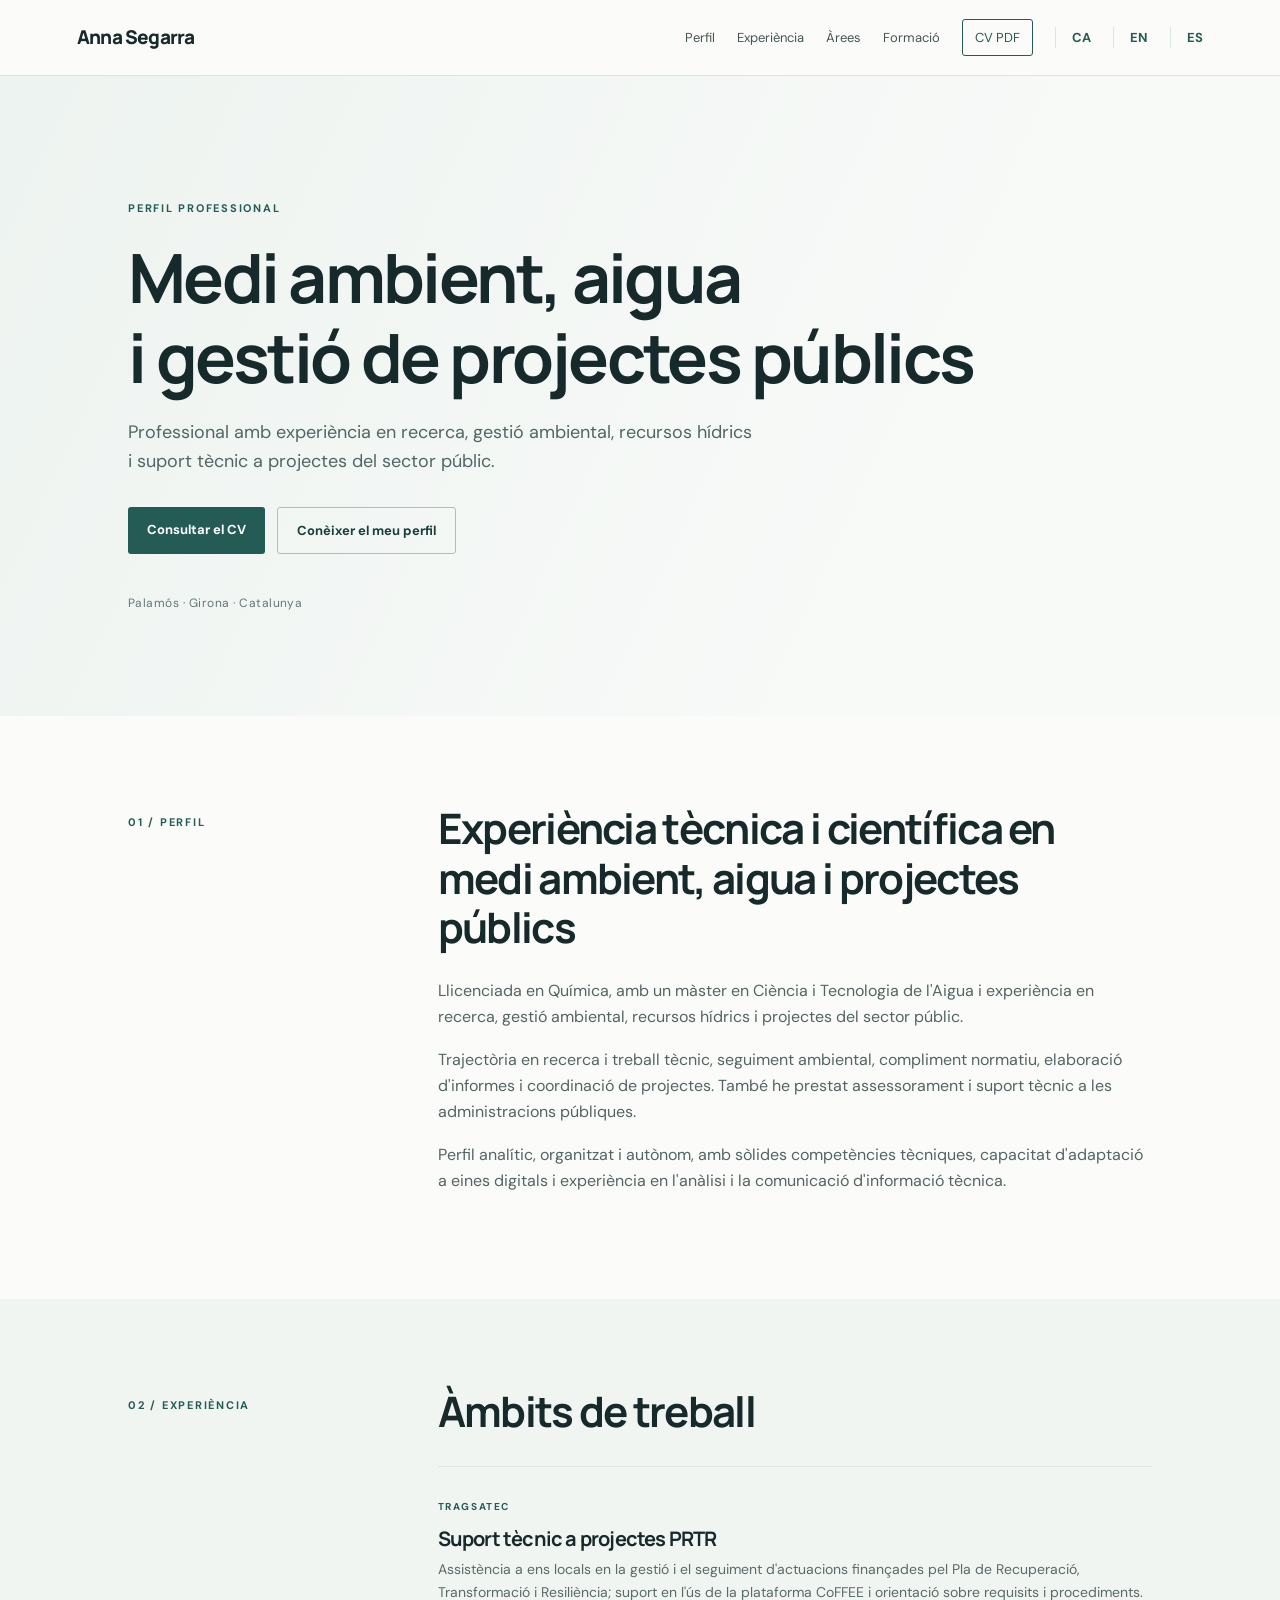
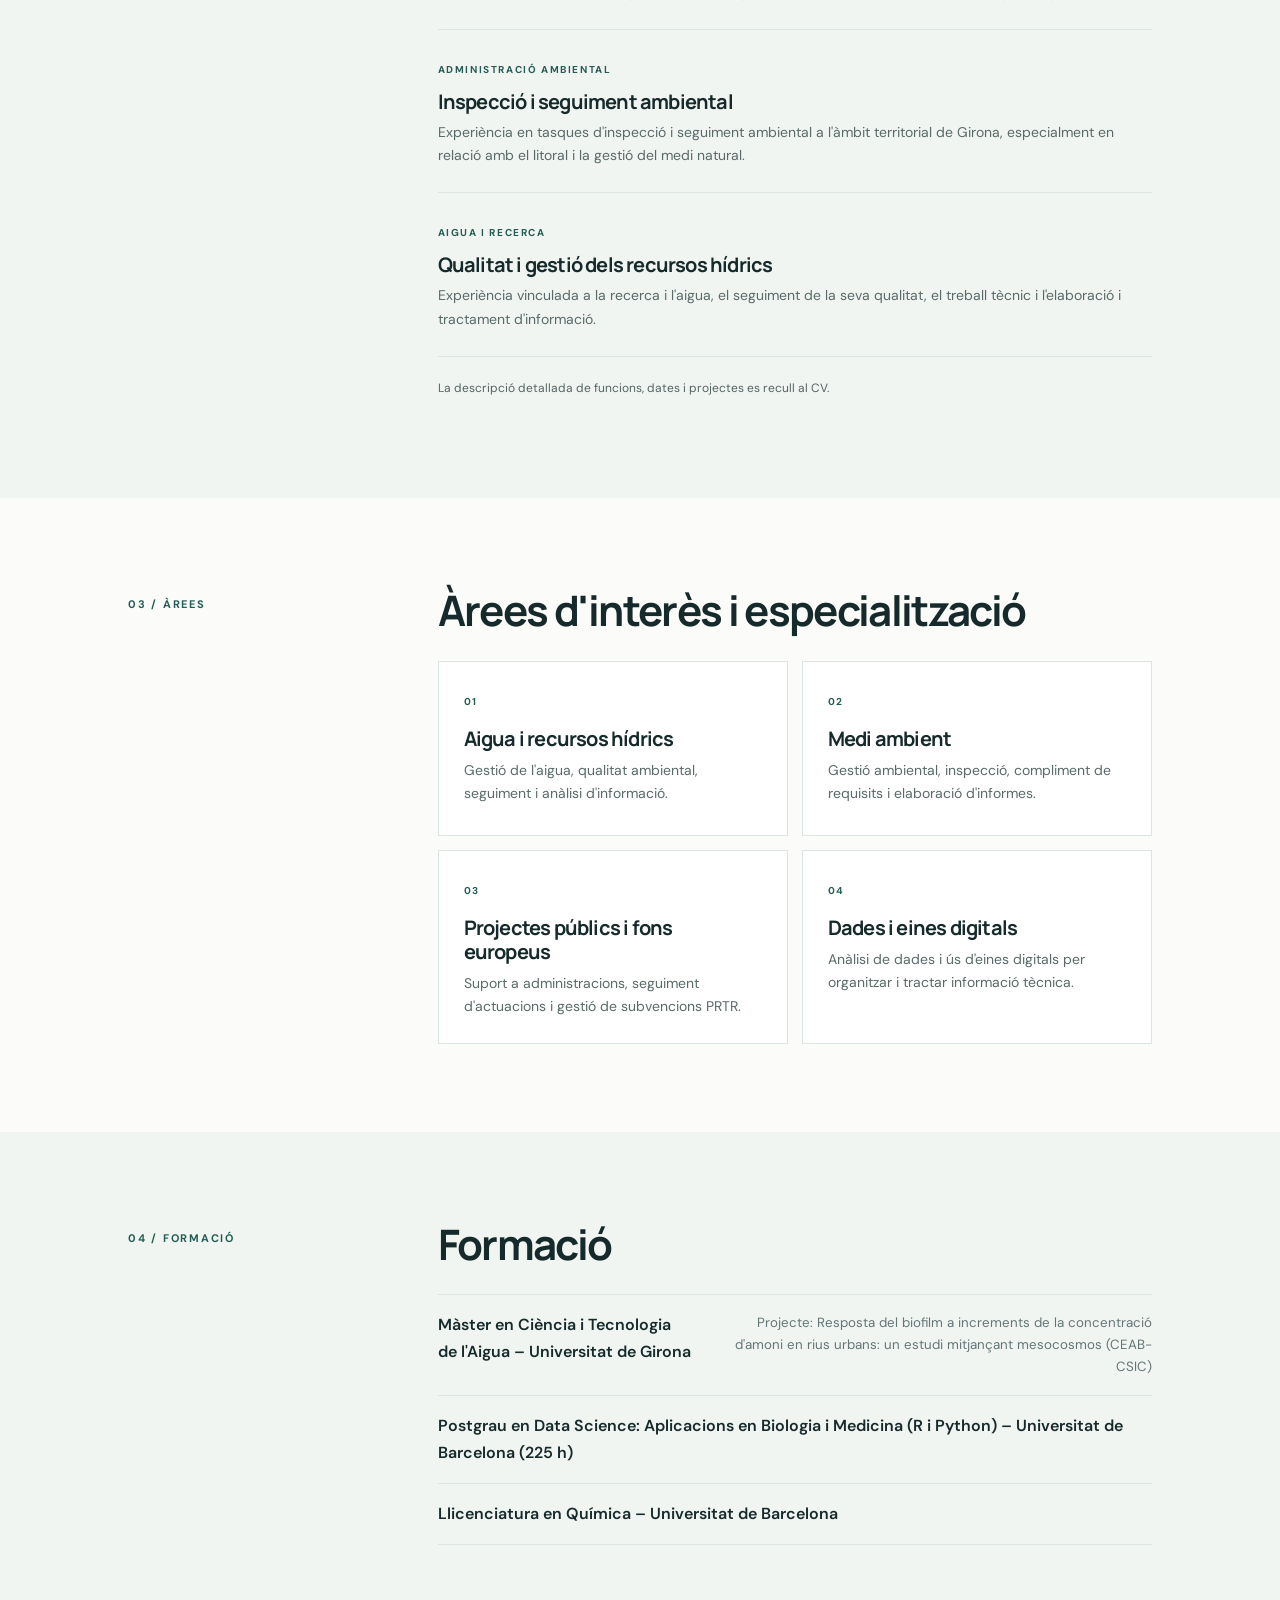
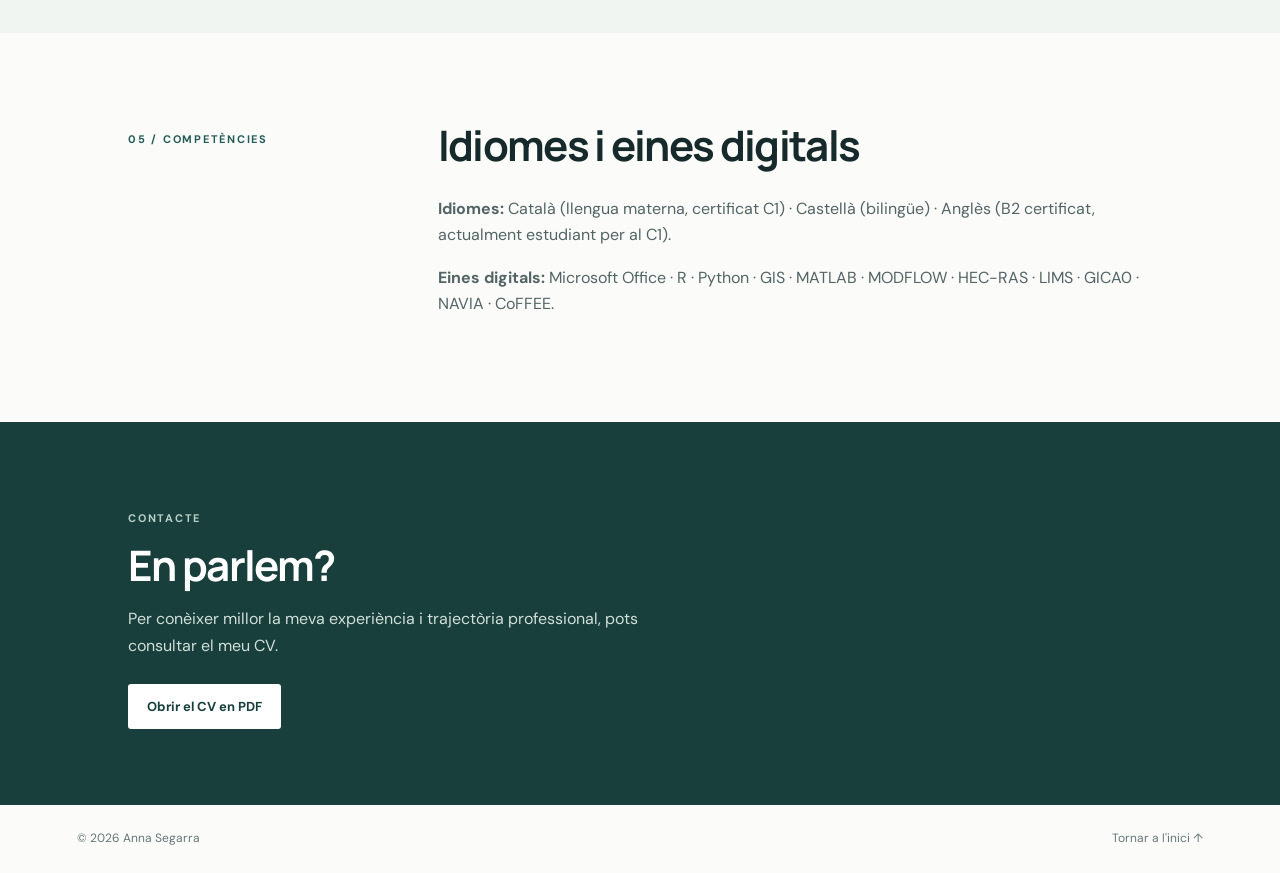
<file: index.html>
<!doctype html>
<html lang="ca">
<head>
<meta charset="utf-8">
<meta name="viewport" content="width=device-width, initial-scale=1">
<meta name="description" content="Perfil professional d'Anna Segarra: recerca, medi ambient, aigua i projectes públics.">
<title>Anna Segarra | Medi ambient, aigua i projectes públics</title>
<link rel="stylesheet" href="styles.css">
</head>
<body>
<header class="top">
<a class="brand" href="#inici">Anna Segarra</a>
<nav>
<a href="#perfil">Perfil</a>
<a href="#experiencia">Experiència</a>
<a href="#arees">Àrees</a>
<a href="#formacio">Formació</a>
<a class="nav-cta" href="SEGARRA_BOVE_ANNA_CV_public.pdf" target="_blank">CV PDF</a>
<a class="lang" href="index.html">CA</a>
<a class="lang" href="en.html">EN</a>
<a class="lang" href="es.html">ES</a>
</nav>
</header>

<main>
<section class="hero" id="inici">
<p class="eyebrow">PERFIL PROFESSIONAL</p>
<h1>Medi ambient, aigua<br>i gestió de projectes públics</h1>
<p class="intro">Professional amb experiència en recerca, gestió ambiental, recursos hídrics i suport tècnic a projectes del sector públic.</p>
<div class="hero-actions">
<a class="button primary" href="SEGARRA_BOVE_ANNA_CV_public.pdf" target="_blank">Consultar el CV</a>
<a class="button secondary" href="#perfil">Conèixer el meu perfil</a>
</div>
<p class="location">Palamós · Girona · Catalunya</p>
</section>

<section class="section" id="perfil">
<div class="section-label">01 / PERFIL</div>
<div class="section-content">
<h2>Experiència tècnica i científica en medi ambient, aigua i projectes públics</h2>
<p>Llicenciada en Química, amb un màster en Ciència i Tecnologia de l'Aigua i experiència en recerca, gestió ambiental, recursos hídrics i projectes del sector públic.</p>
<p>Trajectòria en recerca i treball tècnic, seguiment ambiental, compliment normatiu, elaboració d'informes i coordinació de projectes. També he prestat assessorament i suport tècnic a les administracions públiques.</p>
<p>Perfil analític, organitzat i autònom, amb sòlides competències tècniques, capacitat d'adaptació a eines digitals i experiència en l'anàlisi i la comunicació d'informació tècnica.</p>
</div>
</section>

<section class="section shaded" id="experiencia">
<div class="section-label">02 / EXPERIÈNCIA</div>
<div class="section-content">
<h2>Àmbits de treball</h2>
<div class="timeline">
<article>
<span class="period">TRAGSATEC</span>
<h3>Suport tècnic a projectes PRTR</h3>
<p>Assistència a ens locals en la gestió i el seguiment d'actuacions finançades pel Pla de Recuperació, Transformació i Resiliència; suport en l'ús de la plataforma CoFFEE i orientació sobre requisits i procediments.</p>
</article>
<article>
<span class="period">ADMINISTRACIÓ AMBIENTAL</span>
<h3>Inspecció i seguiment ambiental</h3>
<p>Experiència en tasques d'inspecció i seguiment ambiental a l'àmbit territorial de Girona, especialment en relació amb el litoral i la gestió del medi natural.</p>
</article>
<article>
<span class="period">AIGUA I RECERCA</span>
<h3>Qualitat i gestió dels recursos hídrics</h3>
<p>Experiència vinculada a la recerca i l'aigua, el seguiment de la seva qualitat, el treball tècnic i l'elaboració i tractament d'informació.</p>
</article>
</div>
<p class="note">La descripció detallada de funcions, dates i projectes es recull al CV.</p>
</div>
</section>

<section class="section" id="arees">
<div class="section-label">03 / ÀREES</div>
<div class="section-content">
<h2>Àrees d'interès i especialització</h2>
<div class="cards">
<article class="card">
<span class="number">01</span>
<h3>Aigua i recursos hídrics</h3>
<p>Gestió de l'aigua, qualitat ambiental, seguiment i anàlisi d'informació.</p>
</article>
<article class="card">
<span class="number">02</span>
<h3>Medi ambient</h3>
<p>Gestió ambiental, inspecció, compliment de requisits i elaboració d'informes.</p>
</article>
<article class="card">
<span class="number">03</span>
<h3>Projectes públics i fons europeus</h3>
<p>Suport a administracions, seguiment d'actuacions i gestió de subvencions PRTR.</p>
</article>
<article class="card">
<span class="number">04</span>
<h3>Dades i eines digitals</h3>
<p>Anàlisi de dades i ús d'eines digitals per organitzar i tractar informació tècnica.</p>
</article>
</div>
</div>
</section>

<section class="section shaded" id="formacio">
<div class="section-label">04 / FORMACIÓ</div>
<div class="section-content">
<h2>Formació</h2>
<ul class="education">
<li>
<span>Màster en Ciència i Tecnologia de l'Aigua – Universitat de Girona</span>
<small>Projecte: Resposta del biofilm a increments de la concentració d'amoni en rius urbans: un estudi mitjançant mesocosmos (CEAB-CSIC)</small>
</li>
<li>
<span>Postgrau en Data Science: Aplicacions en Biologia i Medicina (R i Python) – Universitat de Barcelona (225 h)</span>
</li>
<li>
<span>Llicenciatura en Química – Universitat de Barcelona</span>
</li>
</ul>
</div>
</section>

<section class="section" id="competencies">
<div class="section-label">05 / COMPETÈNCIES</div>
<div class="section-content">
<h2>Idiomes i eines digitals</h2>
<p><strong>Idiomes:</strong> Català (llengua materna, certificat C1) · Castellà (bilingüe) · Anglès (B2 certificat, actualment estudiant per al C1).</p>
<p><strong>Eines digitals:</strong> Microsoft Office · R · Python · GIS · MATLAB · MODFLOW · HEC-RAS · LIMS · GICA0 · NAVIA · CoFFEE.</p>
</div>
</section>

<section class="contact">
<p class="eyebrow">CONTACTE</p>
<h2>En parlem?</h2>
<p>Per conèixer millor la meva experiència i trajectòria professional, pots consultar el meu CV.</p>
<a class="button light" href="SEGARRA_BOVE_ANNA_CV_public.pdf" target="_blank">Obrir el CV en PDF</a>
</section>
</main>

<footer>
<span>© 2026 Anna Segarra</span>
<a href="#inici">Tornar a l'inici ↑</a>
</footer>
</body>
</html>
</file>
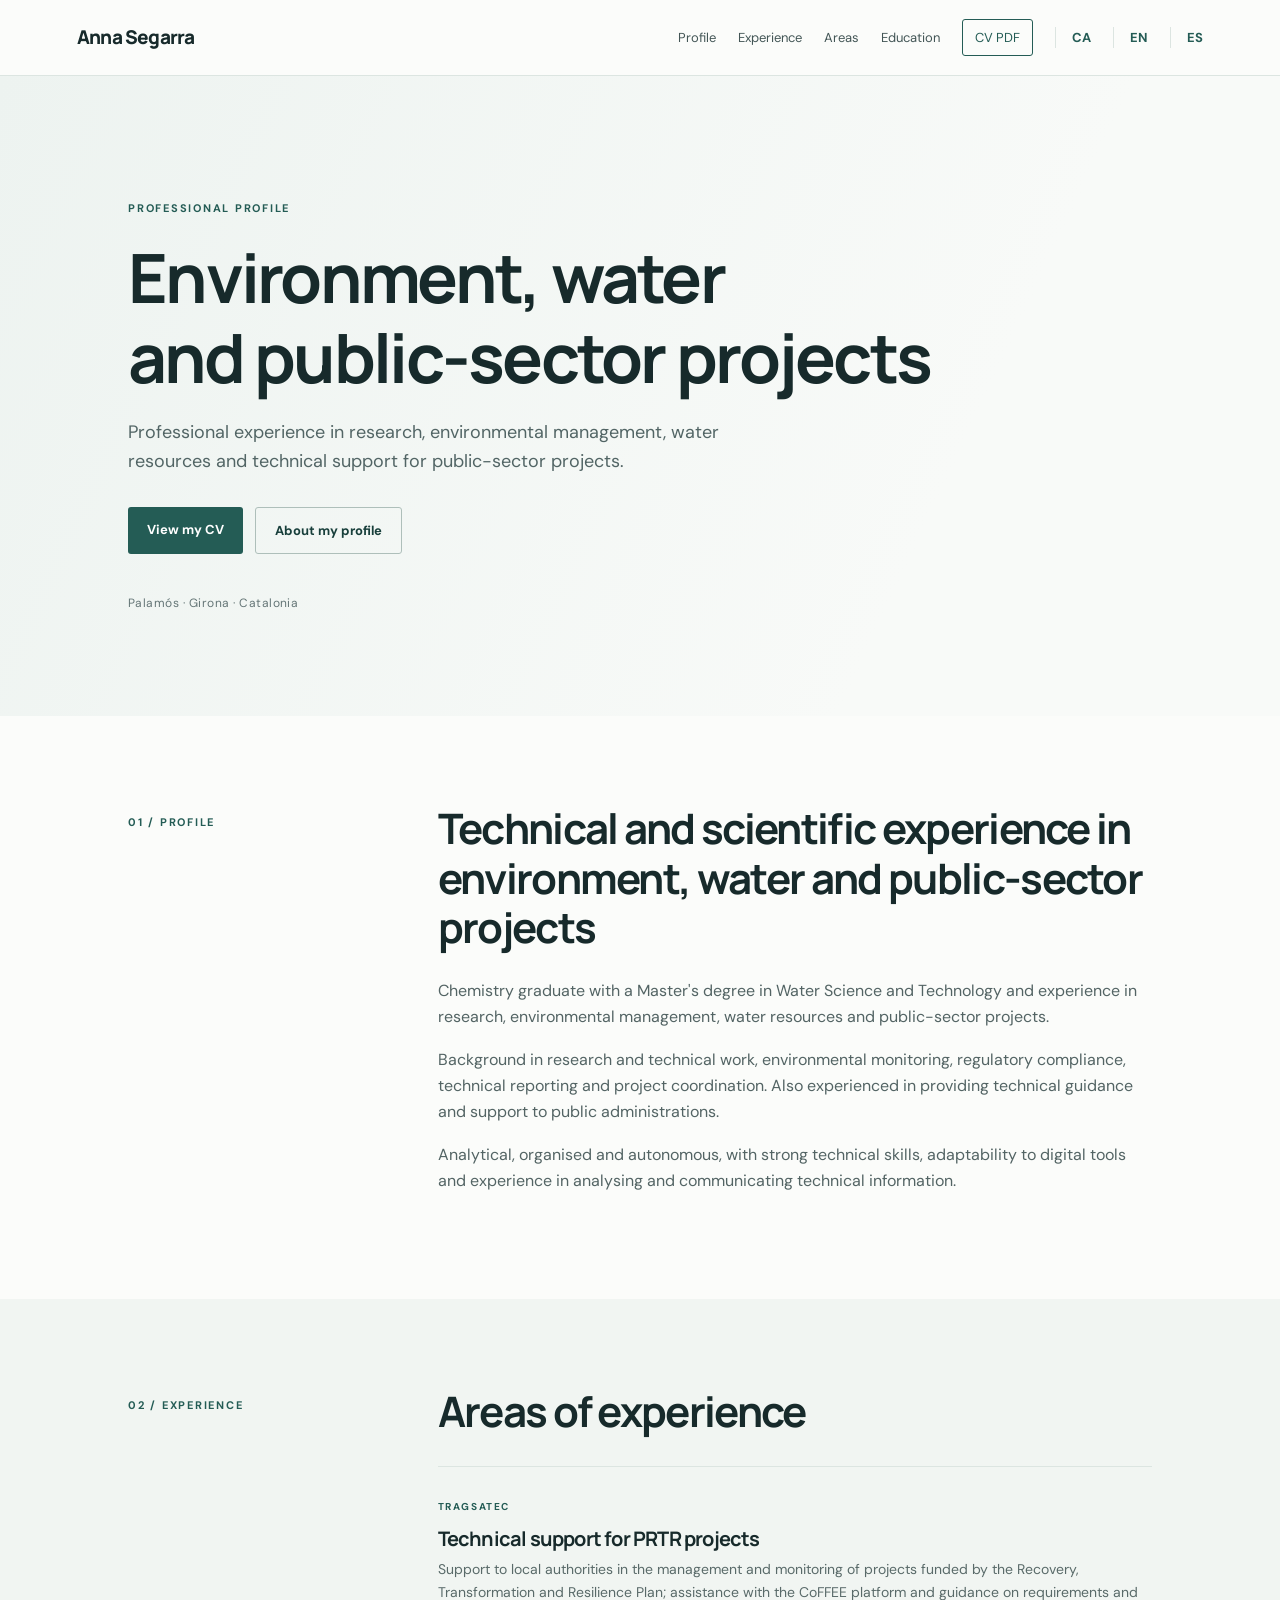
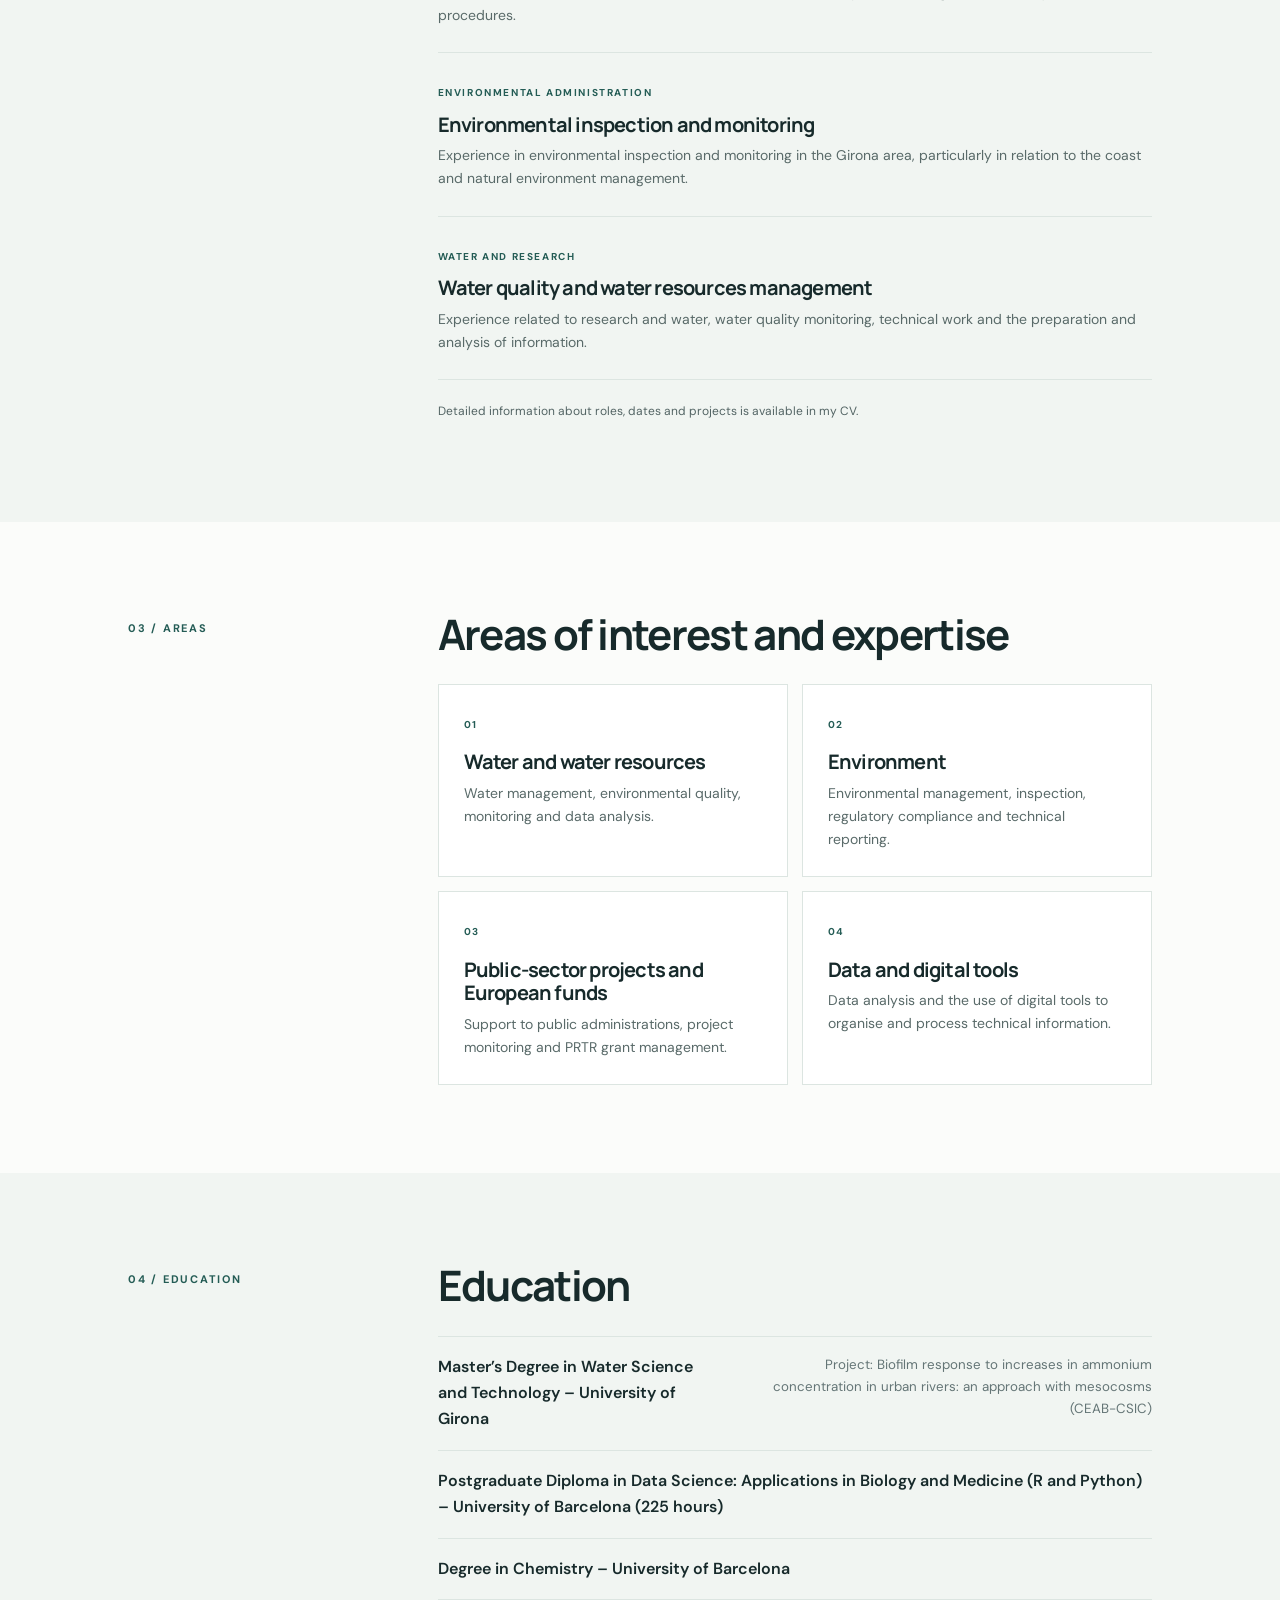
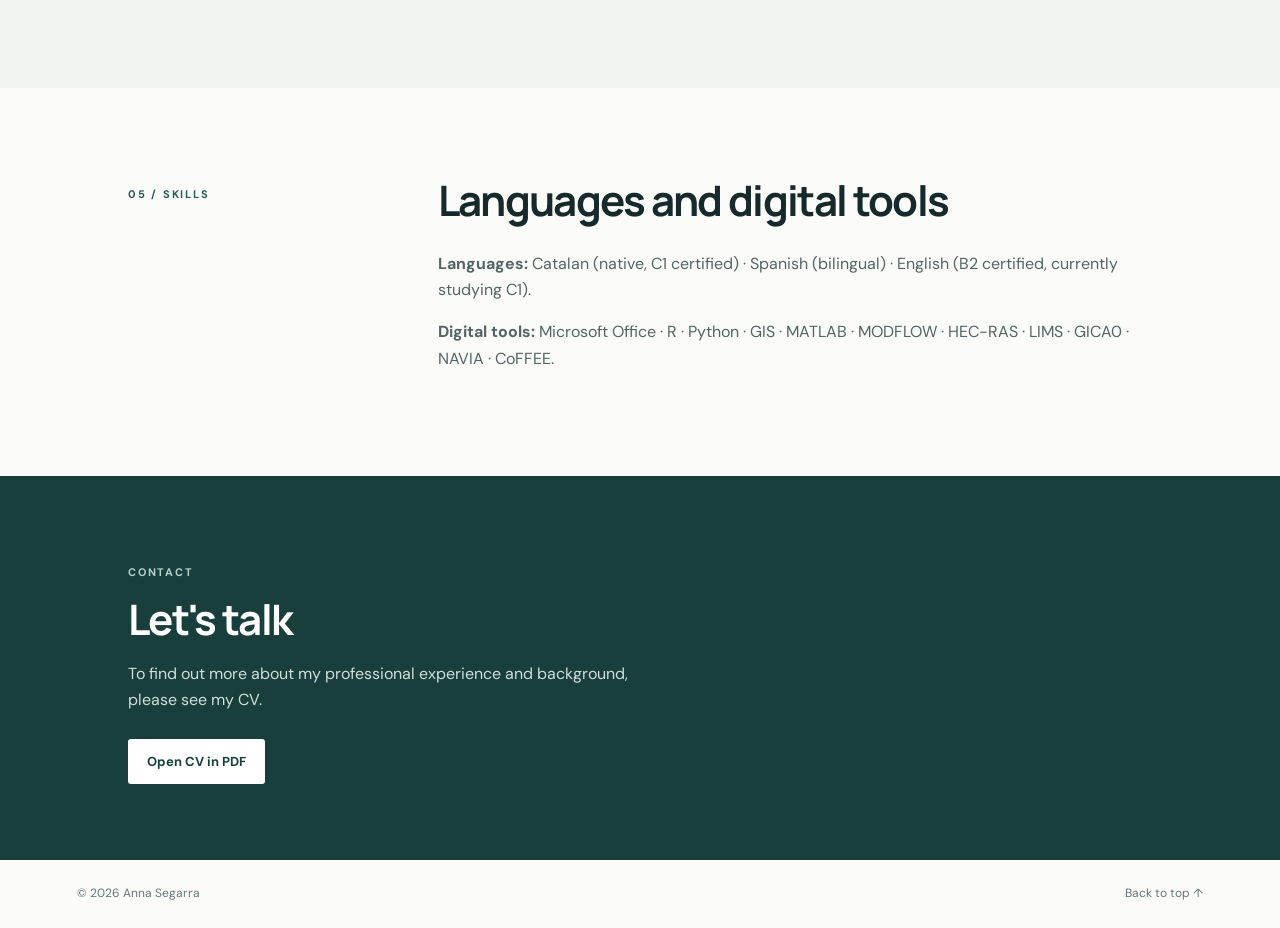
<file: en.html>
<!doctype html>
<html lang="en">
<head>
<meta charset="utf-8">
<meta name="viewport" content="width=device-width, initial-scale=1">
<meta name="description" content="Professional profile of Anna Segarra: research, environment, water and public-sector projects.">
<title>Anna Segarra | Environment, Water and Public-Sector Projects</title>
<link rel="stylesheet" href="styles.css">
</head>
<body>
<header class="top">
<a class="brand" href="#home">Anna Segarra</a>
<nav>
<a href="#profile">Profile</a>
<a href="#experience">Experience</a>
<a href="#areas">Areas</a>
<a href="#education">Education</a>
<a class="nav-cta" href="SEGARRA_BOVE_ANNA_CV_public.pdf" target="_blank">CV PDF</a>
<a class="lang" href="index.html">CA</a>
<a class="lang" href="en.html">EN</a>
<a class="lang" href="es.html">ES</a>
</nav>
</header>

<main>
<section class="hero" id="home">
<p class="eyebrow">PROFESSIONAL PROFILE</p>
<h1>Environment, water<br>and public-sector projects</h1>
<p class="intro">Professional experience in research, environmental management, water resources and technical support for public-sector projects.</p>
<div class="hero-actions">
<a class="button primary" href="SEGARRA_BOVE_ANNA_CV_public.pdf" target="_blank">View my CV</a>
<a class="button secondary" href="#profile">About my profile</a>
</div>
<p class="location">Palamós · Girona · Catalonia</p>
</section>

<section class="section" id="profile">
<div class="section-label">01 / PROFILE</div>
<div class="section-content">
<h2>Technical and scientific experience in environment, water and public-sector projects</h2>
<p>Chemistry graduate with a Master's degree in Water Science and Technology and experience in research, environmental management, water resources and public-sector projects.</p>
<p>Background in research and technical work, environmental monitoring, regulatory compliance, technical reporting and project coordination. Also experienced in providing technical guidance and support to public administrations.</p>
<p>Analytical, organised and autonomous, with strong technical skills, adaptability to digital tools and experience in analysing and communicating technical information.</p>
</div>
</section>

<section class="section shaded" id="experience">
<div class="section-label">02 / EXPERIENCE</div>
<div class="section-content">
<h2>Areas of experience</h2>
<div class="timeline">
<article>
<span class="period">TRAGSATEC</span>
<h3>Technical support for PRTR projects</h3>
<p>Support to local authorities in the management and monitoring of projects funded by the Recovery, Transformation and Resilience Plan; assistance with the CoFFEE platform and guidance on requirements and procedures.</p>
</article>
<article>
<span class="period">ENVIRONMENTAL ADMINISTRATION</span>
<h3>Environmental inspection and monitoring</h3>
<p>Experience in environmental inspection and monitoring in the Girona area, particularly in relation to the coast and natural environment management.</p>
</article>
<article>
<span class="period">WATER AND RESEARCH</span>
<h3>Water quality and water resources management</h3>
<p>Experience related to research and water, water quality monitoring, technical work and the preparation and analysis of information.</p>
</article>
</div>
<p class="note">Detailed information about roles, dates and projects is available in my CV.</p>
</div>
</section>

<section class="section" id="areas">
<div class="section-label">03 / AREAS</div>
<div class="section-content">
<h2>Areas of interest and expertise</h2>
<div class="cards">
<article class="card">
<span class="number">01</span>
<h3>Water and water resources</h3>
<p>Water management, environmental quality, monitoring and data analysis.</p>
</article>
<article class="card">
<span class="number">02</span>
<h3>Environment</h3>
<p>Environmental management, inspection, regulatory compliance and technical reporting.</p>
</article>
<article class="card">
<span class="number">03</span>
<h3>Public-sector projects and European funds</h3>
<p>Support to public administrations, project monitoring and PRTR grant management.</p>
</article>
<article class="card">
<span class="number">04</span>
<h3>Data and digital tools</h3>
<p>Data analysis and the use of digital tools to organise and process technical information.</p>
</article>
</div>
</div>
</section>

<section class="section shaded" id="education">
<div class="section-label">04 / EDUCATION</div>
<div class="section-content">
<h2>Education</h2>
<ul class="education">
<li>
<span>Master’s Degree in Water Science and Technology – University of Girona</span>
<small>Project: Biofilm response to increases in ammonium concentration in urban rivers: an approach with mesocosms (CEAB-CSIC)</small>
</li>
<li>
<span>Postgraduate Diploma in Data Science: Applications in Biology and Medicine (R and Python) – University of Barcelona (225 hours)</span>
</li>
<li>
<span>Degree in Chemistry – University of Barcelona</span>
</li>
</ul>
</div>
</section>

<section class="section" id="competencies">
<div class="section-label">05 / SKILLS</div>
<div class="section-content">
<h2>Languages and digital tools</h2>
<p><strong>Languages:</strong> Catalan (native, C1 certified) · Spanish (bilingual) · English (B2 certified, currently studying C1).</p>
<p><strong>Digital tools:</strong> Microsoft Office · R · Python · GIS · MATLAB · MODFLOW · HEC-RAS · LIMS · GICA0 · NAVIA · CoFFEE.</p>
</div>
</section>

<section class="contact">
<p class="eyebrow">CONTACT</p>
<h2>Let's talk</h2>
<p>To find out more about my professional experience and background, please see my CV.</p>
<a class="button light" href="SEGARRA_BOVE_ANNA_CV_public.pdf" target="_blank">Open CV in PDF</a>
</section>
</main>

<footer>
<span>© 2026 Anna Segarra</span>
<a href="#home">Back to top ↑</a>
</footer>
</body>
</html>
</file>
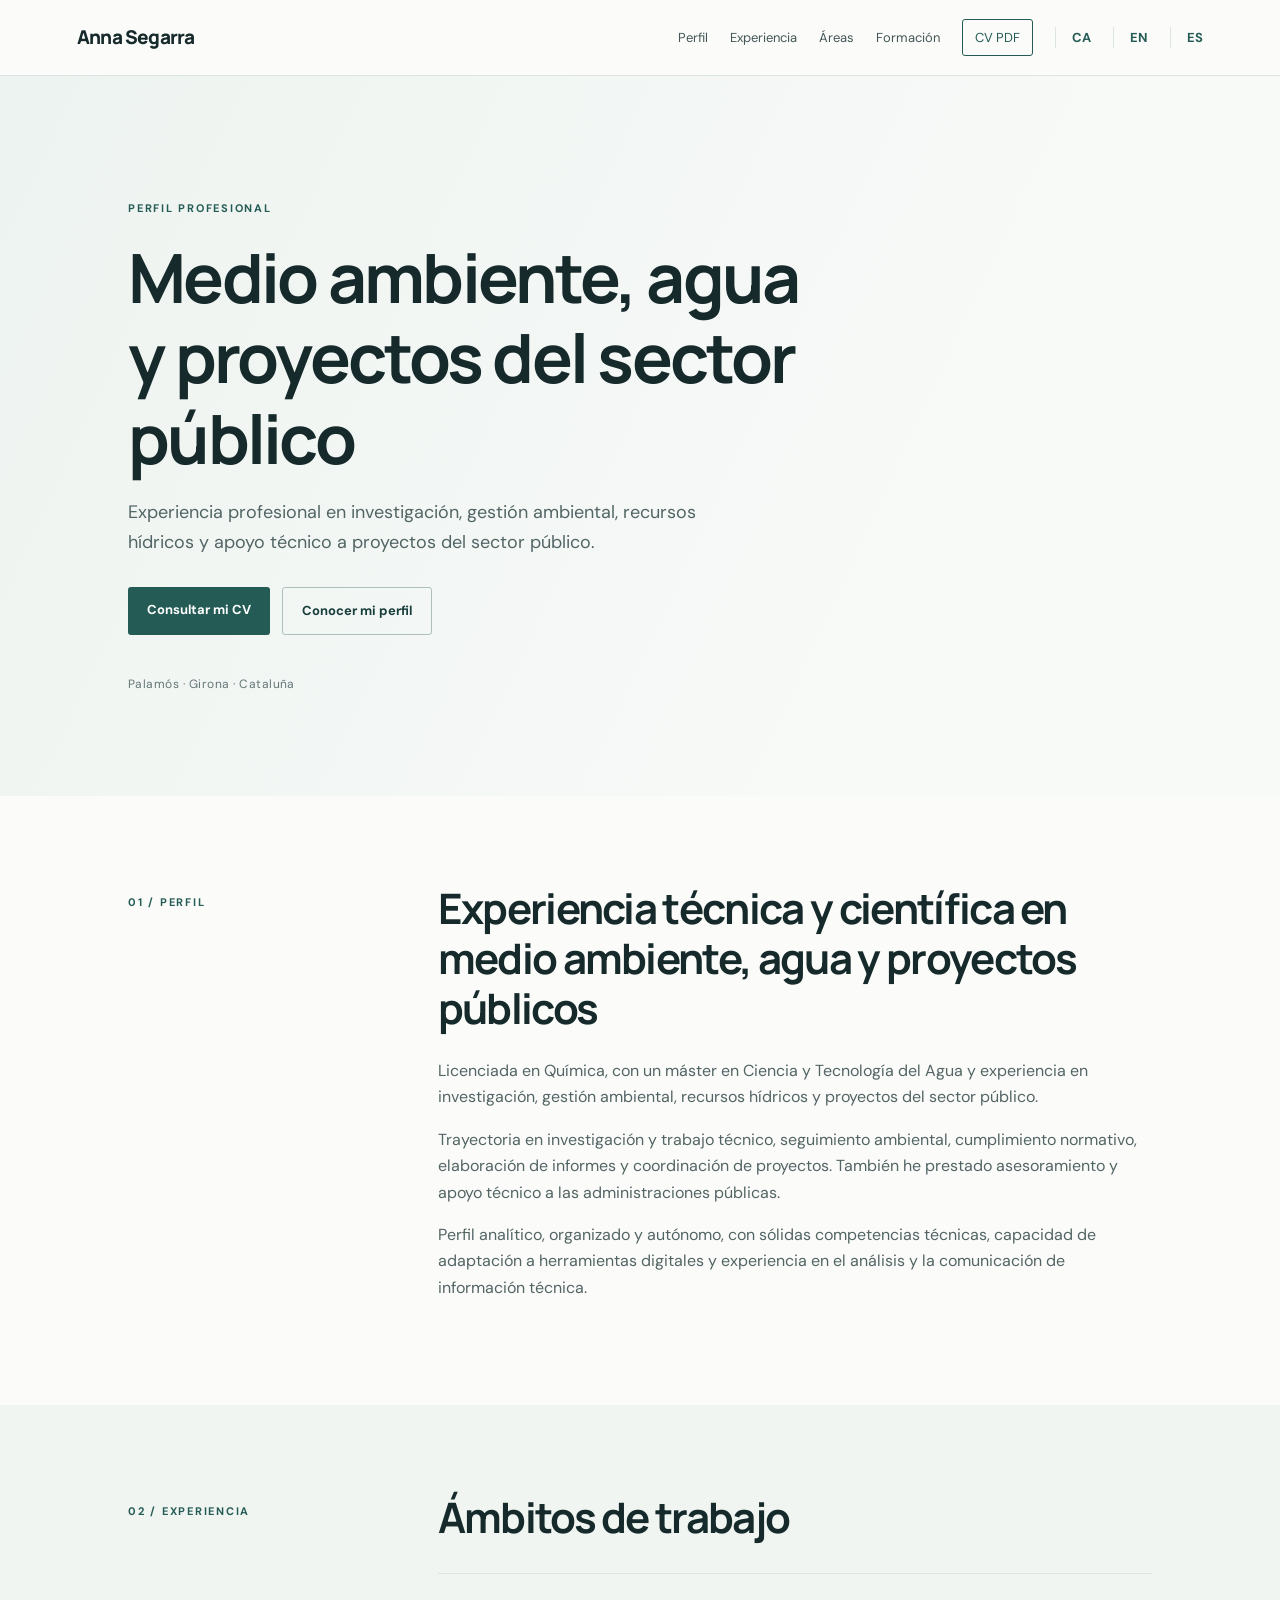
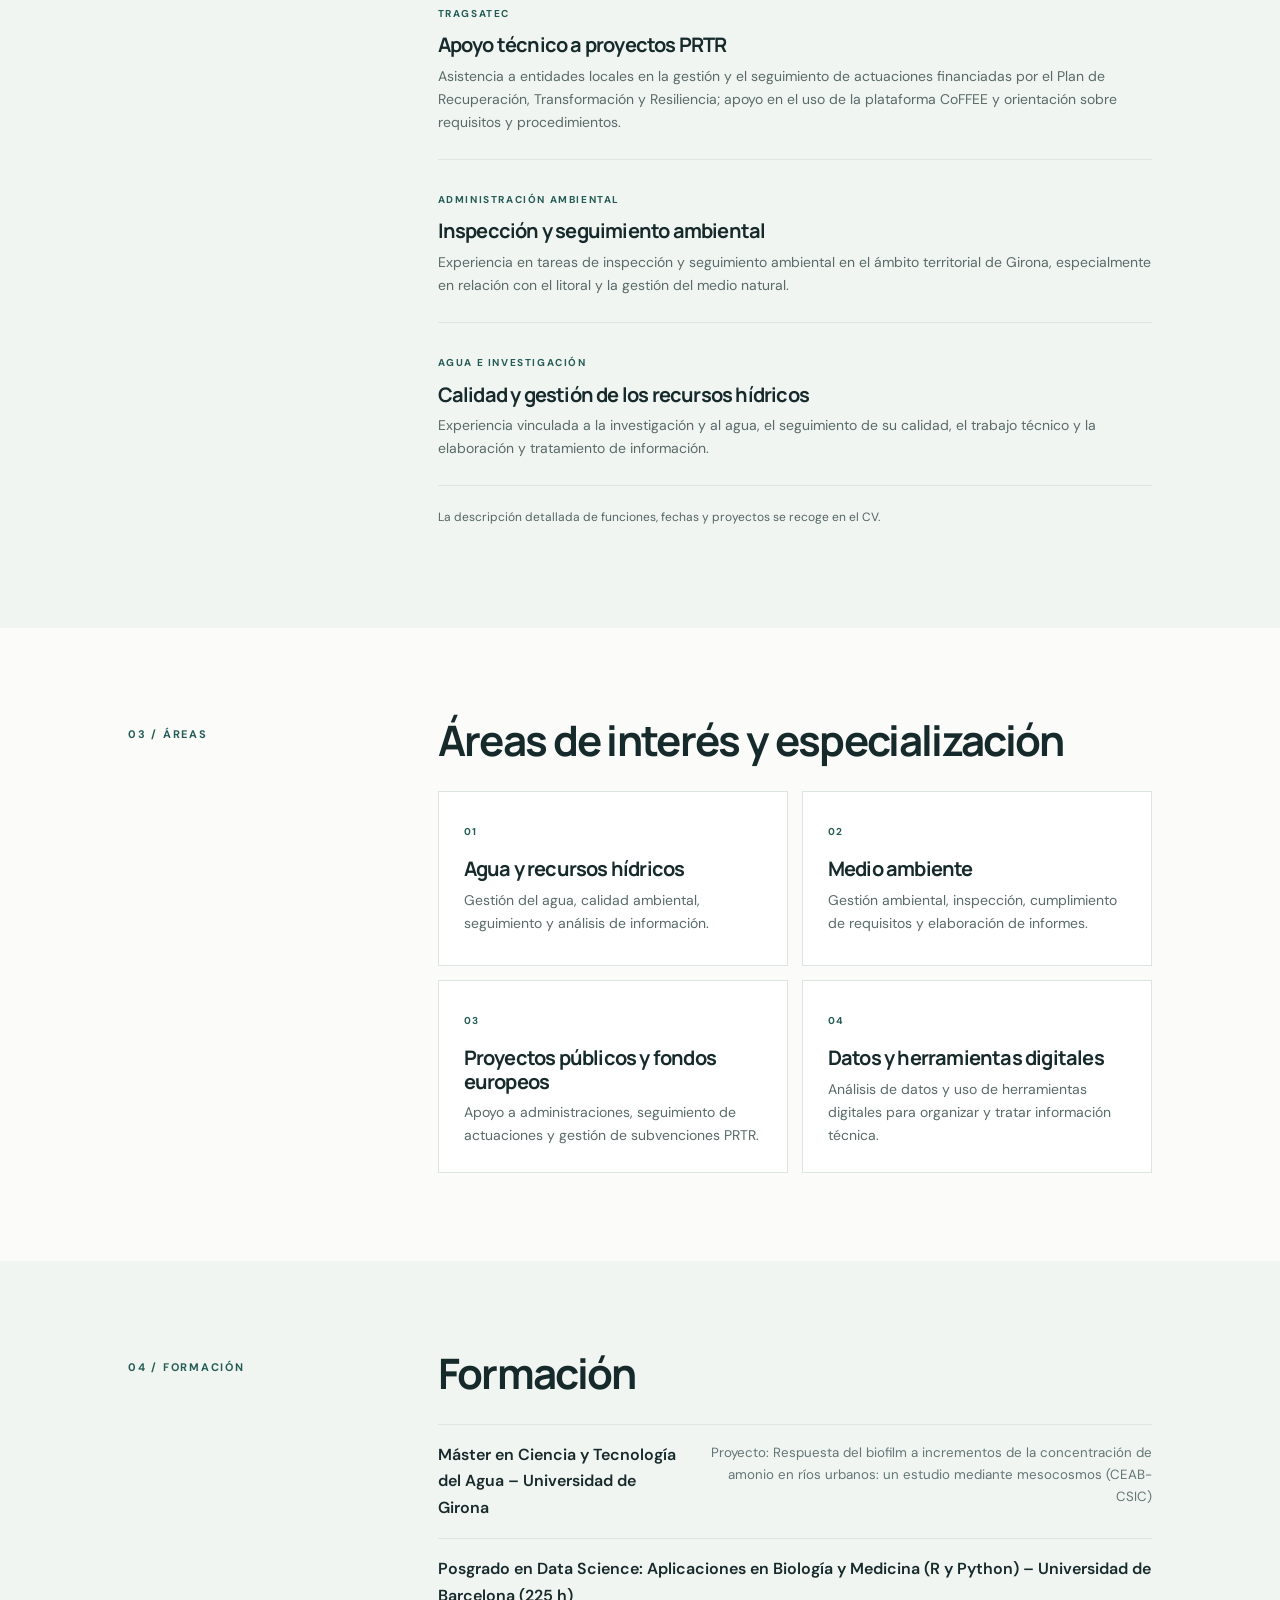
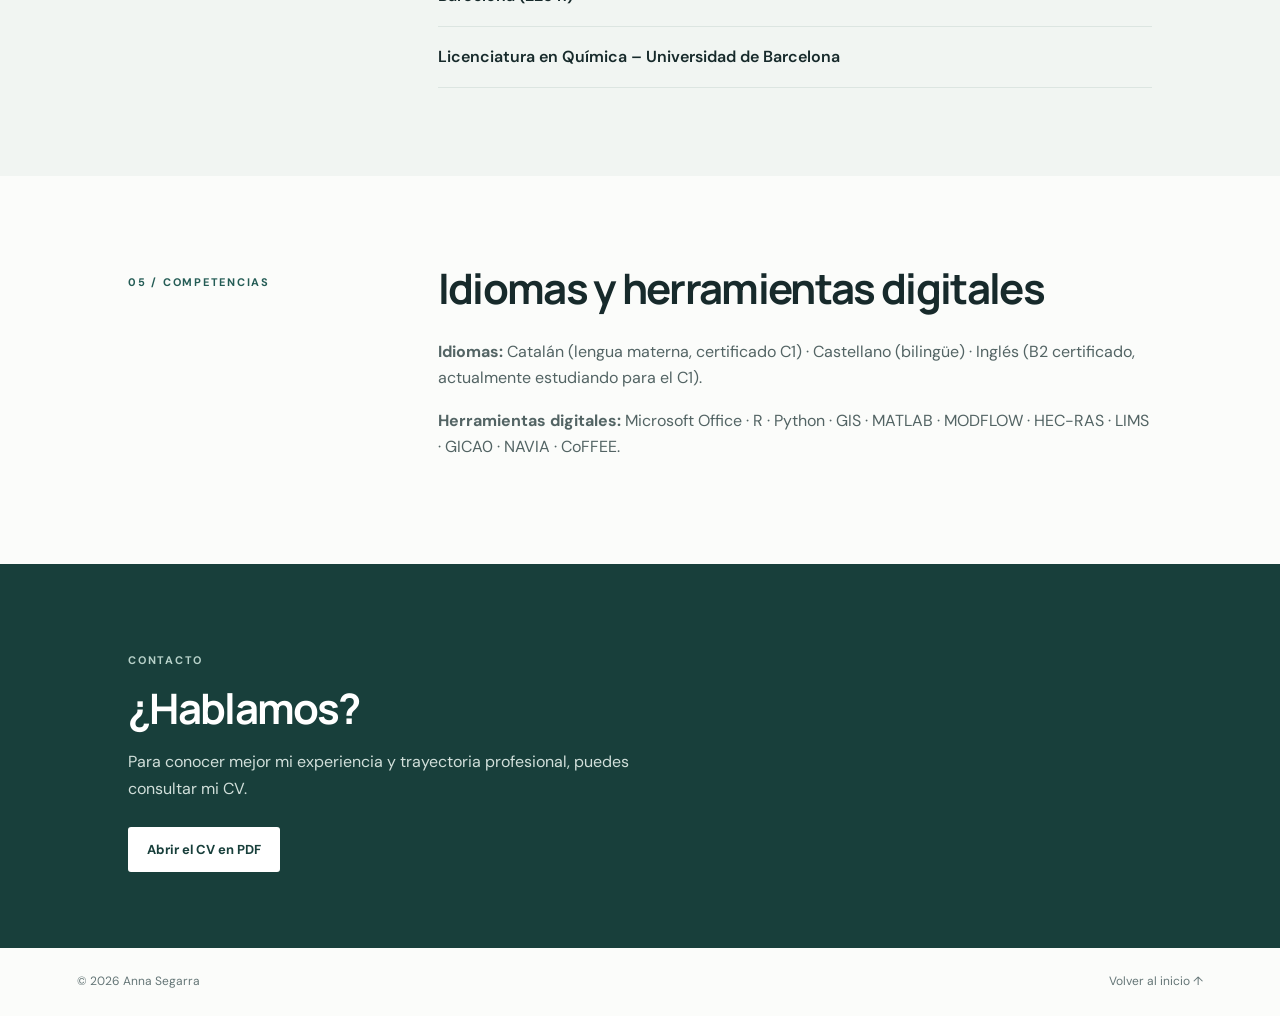
<file: es.html>
<!doctype html>
<html lang="es">
<head>
<meta charset="utf-8">
<meta name="viewport" content="width=device-width, initial-scale=1">
<meta name="description" content="Perfil profesional de Anna Segarra: investigación, medio ambiente, agua y proyectos públicos.">
<title>Anna Segarra | Medio ambiente, agua y proyectos públicos</title>
<link rel="stylesheet" href="styles.css">
</head>
<body>
<header class="top">
<a class="brand" href="#inicio">Anna Segarra</a>
<nav>
<a href="#perfil">Perfil</a>
<a href="#experiencia">Experiencia</a>
<a href="#areas">Áreas</a>
<a href="#formacion">Formación</a>
<a class="nav-cta" href="SEGARRA_BOVE_ANNA_CV_public.pdf" target="_blank">CV PDF</a>
<a class="lang" href="index.html">CA</a>
<a class="lang" href="en.html">EN</a>
<a class="lang" href="es.html">ES</a>
</nav>
</header>

<main>
<section class="hero" id="inicio">
<p class="eyebrow">PERFIL PROFESIONAL</p>
<h1>Medio ambiente, agua<br>y proyectos del sector público</h1>
<p class="intro">Experiencia profesional en investigación, gestión ambiental, recursos hídricos y apoyo técnico a proyectos del sector público.</p>
<div class="hero-actions">
<a class="button primary" href="SEGARRA_BOVE_ANNA_CV_public.pdf" target="_blank">Consultar mi CV</a>
<a class="button secondary" href="#perfil">Conocer mi perfil</a>
</div>
<p class="location">Palamós · Girona · Cataluña</p>
</section>

<section class="section" id="perfil">
<div class="section-label">01 / PERFIL</div>
<div class="section-content">
<h2>Experiencia técnica y científica en medio ambiente, agua y proyectos públicos</h2>
<p>Licenciada en Química, con un máster en Ciencia y Tecnología del Agua y experiencia en investigación, gestión ambiental, recursos hídricos y proyectos del sector público.</p>
<p>Trayectoria en investigación y trabajo técnico, seguimiento ambiental, cumplimiento normativo, elaboración de informes y coordinación de proyectos. También he prestado asesoramiento y apoyo técnico a las administraciones públicas.</p>
<p>Perfil analítico, organizado y autónomo, con sólidas competencias técnicas, capacidad de adaptación a herramientas digitales y experiencia en el análisis y la comunicación de información técnica.</p>
</div>
</section>

<section class="section shaded" id="experiencia">
<div class="section-label">02 / EXPERIENCIA</div>
<div class="section-content">
<h2>Ámbitos de trabajo</h2>
<div class="timeline">
<article>
<span class="period">TRAGSATEC</span>
<h3>Apoyo técnico a proyectos PRTR</h3>
<p>Asistencia a entidades locales en la gestión y el seguimiento de actuaciones financiadas por el Plan de Recuperación, Transformación y Resiliencia; apoyo en el uso de la plataforma CoFFEE y orientación sobre requisitos y procedimientos.</p>
</article>
<article>
<span class="period">ADMINISTRACIÓN AMBIENTAL</span>
<h3>Inspección y seguimiento ambiental</h3>
<p>Experiencia en tareas de inspección y seguimiento ambiental en el ámbito territorial de Girona, especialmente en relación con el litoral y la gestión del medio natural.</p>
</article>
<article>
<span class="period">AGUA E INVESTIGACIÓN</span>
<h3>Calidad y gestión de los recursos hídricos</h3>
<p>Experiencia vinculada a la investigación y al agua, el seguimiento de su calidad, el trabajo técnico y la elaboración y tratamiento de información.</p>
</article>
</div>
<p class="note">La descripción detallada de funciones, fechas y proyectos se recoge en el CV.</p>
</div>
</section>

<section class="section" id="areas">
<div class="section-label">03 / ÁREAS</div>
<div class="section-content">
<h2>Áreas de interés y especialización</h2>
<div class="cards">
<article class="card">
<span class="number">01</span>
<h3>Agua y recursos hídricos</h3>
<p>Gestión del agua, calidad ambiental, seguimiento y análisis de información.</p>
</article>
<article class="card">
<span class="number">02</span>
<h3>Medio ambiente</h3>
<p>Gestión ambiental, inspección, cumplimiento de requisitos y elaboración de informes.</p>
</article>
<article class="card">
<span class="number">03</span>
<h3>Proyectos públicos y fondos europeos</h3>
<p>Apoyo a administraciones, seguimiento de actuaciones y gestión de subvenciones PRTR.</p>
</article>
<article class="card">
<span class="number">04</span>
<h3>Datos y herramientas digitales</h3>
<p>Análisis de datos y uso de herramientas digitales para organizar y tratar información técnica.</p>
</article>
</div>
</div>
</section>

<section class="section shaded" id="formacion">
<div class="section-label">04 / FORMACIÓN</div>
<div class="section-content">
<h2>Formación</h2>
<ul class="education">
<li>
<span>Máster en Ciencia y Tecnología del Agua – Universidad de Girona</span>
<small>Proyecto: Respuesta del biofilm a incrementos de la concentración de amonio en ríos urbanos: un estudio mediante mesocosmos (CEAB-CSIC)</small>
</li>
<li>
<span>Posgrado en Data Science: Aplicaciones en Biología y Medicina (R y Python) – Universidad de Barcelona (225 h)</span>
</li>
<li>
<span>Licenciatura en Química – Universidad de Barcelona</span>
</li>
</ul>
</div>
</section>

<section class="section" id="competencies">
<div class="section-label">05 / COMPETENCIAS</div>
<div class="section-content">
<h2>Idiomas y herramientas digitales</h2>
<p><strong>Idiomas:</strong> Catalán (lengua materna, certificado C1) · Castellano (bilingüe) · Inglés (B2 certificado, actualmente estudiando para el C1).</p>
<p><strong>Herramientas digitales:</strong> Microsoft Office · R · Python · GIS · MATLAB · MODFLOW · HEC-RAS · LIMS · GICA0 · NAVIA · CoFFEE.</p>
</div>
</section>

<section class="contact">
<p class="eyebrow">CONTACTO</p>
<h2>¿Hablamos?</h2>
<p>Para conocer mejor mi experiencia y trayectoria profesional, puedes consultar mi CV.</p>
<a class="button light" href="SEGARRA_BOVE_ANNA_CV_public.pdf" target="_blank">Abrir el CV en PDF</a>
</section>
</main>

<footer>
<span>© 2026 Anna Segarra</span>
<a href="#inicio">Volver al inicio ↑</a>
</footer>
</body>
</html>
</file>
<file: styles.css>
@import url('https://fonts.googleapis.com/css2?family=DM+Sans:wght@400;500;600;700&family=Manrope:wght@400;500;600;700;800&display=swap');
:root{--ink:#172a2b;--muted:#647576;--green:#245c55;--green-dark:#183f3b;--line:#dce5e1;--paper:#fbfcfa}
*{box-sizing:border-box}html{scroll-behavior:smooth}body{margin:0;color:var(--ink);background:var(--paper);font-family:'DM Sans',sans-serif;line-height:1.65}a{color:inherit;text-decoration:none}
.top{min-height:76px;padding:12px max(6vw,24px);display:flex;align-items:center;justify-content:space-between;border-bottom:1px solid var(--line);background:#fbfcfa}.brand{font-family:Manrope,sans-serif;font-weight:800;letter-spacing:-.04em;font-size:19px}nav{display:flex;align-items:center;gap:22px;flex-wrap:wrap;font-size:13px;color:#435656}nav a:hover,footer a:hover{color:var(--green)}.nav-cta{border:1px solid var(--green);padding:7px 12px;border-radius:3px;color:var(--green)}.lang{font-weight:700;color:var(--green);border-left:1px solid var(--line);padding-left:16px}
.hero{padding:112px max(10vw,28px) 90px;background:linear-gradient(115deg,#edf3f0 0%,#f8faf8 72%)}.eyebrow,.section-label,.period,.number{color:var(--green);font-size:11px;font-weight:700;letter-spacing:.16em}h1,h2,h3{font-family:Manrope,sans-serif;line-height:1.18;letter-spacing:-.04em}h1{font-size:clamp(42px,6vw,68px);max-width:850px;margin:20px 0;font-weight:700}.intro{max-width:630px;color:#526565;font-size:18px;margin:0 0 30px}.hero-actions{display:flex;gap:12px;flex-wrap:wrap}.button{display:inline-block;padding:12px 19px;border-radius:3px;font-size:13px;font-weight:700}.primary{background:var(--green);color:white}.primary:hover{background:var(--green-dark)}.secondary{border:1px solid #aebfba;color:var(--green-dark)}.location{margin-top:40px;font-size:12px;color:var(--muted);letter-spacing:.04em}
.section{display:grid;grid-template-columns:220px minmax(0,1fr);gap:7vw;padding:88px max(10vw,28px)}.section-label{padding-top:9px}.section-content{max-width:790px}h2{font-size:clamp(29px,3.5vw,42px);margin:0 0 25px}.section-content>p{color:#536464;max-width:760px}.shaded{background:#f1f5f2}.timeline{border-top:1px solid var(--line);margin-top:30px}.timeline article{padding:25px 0;border-bottom:1px solid var(--line)}.period{font-size:10px}h3{font-size:20px;margin:8px 0}.timeline p,.card p{color:#596a69;font-size:14px;margin:0}.note{color:var(--muted);font-size:12px;margin-top:22px}.cards{display:grid;grid-template-columns:repeat(2,minmax(0,1fr));gap:14px}.card{background:white;border:1px solid var(--line);padding:25px;min-height:175px}.number{font-size:10px}.card h3{margin-top:14px}.education{list-style:none;margin:0;padding:0;border-top:1px solid var(--line)}.education li{padding:17px 0;border-bottom:1px solid var(--line);display:flex;justify-content:space-between;gap:20px}.education span{font-weight:600}.education small{color:var(--muted);text-align:right}.contact{background:var(--green-dark);color:white;padding:76px max(10vw,28px)}.contact .eyebrow{color:#b7d1c9}.contact h2{font-size:42px;margin:14px 0}.contact p:not(.eyebrow){color:#d1dfda;max-width:550px;margin-bottom:25px}.light{background:white;color:var(--green-dark)}footer{padding:24px max(6vw,24px);display:flex;justify-content:space-between;color:var(--muted);font-size:12px}
@media(max-width:720px){.top{align-items:flex-start;gap:15px;flex-direction:column}nav{gap:12px 16px}.hero{padding-top:78px;padding-bottom:65px}.section{grid-template-columns:1fr;gap:18px;padding-top:62px;padding-bottom:62px}.cards{grid-template-columns:1fr}.education li{flex-direction:column;gap:2px}.education small{text-align:left}}
</file>
